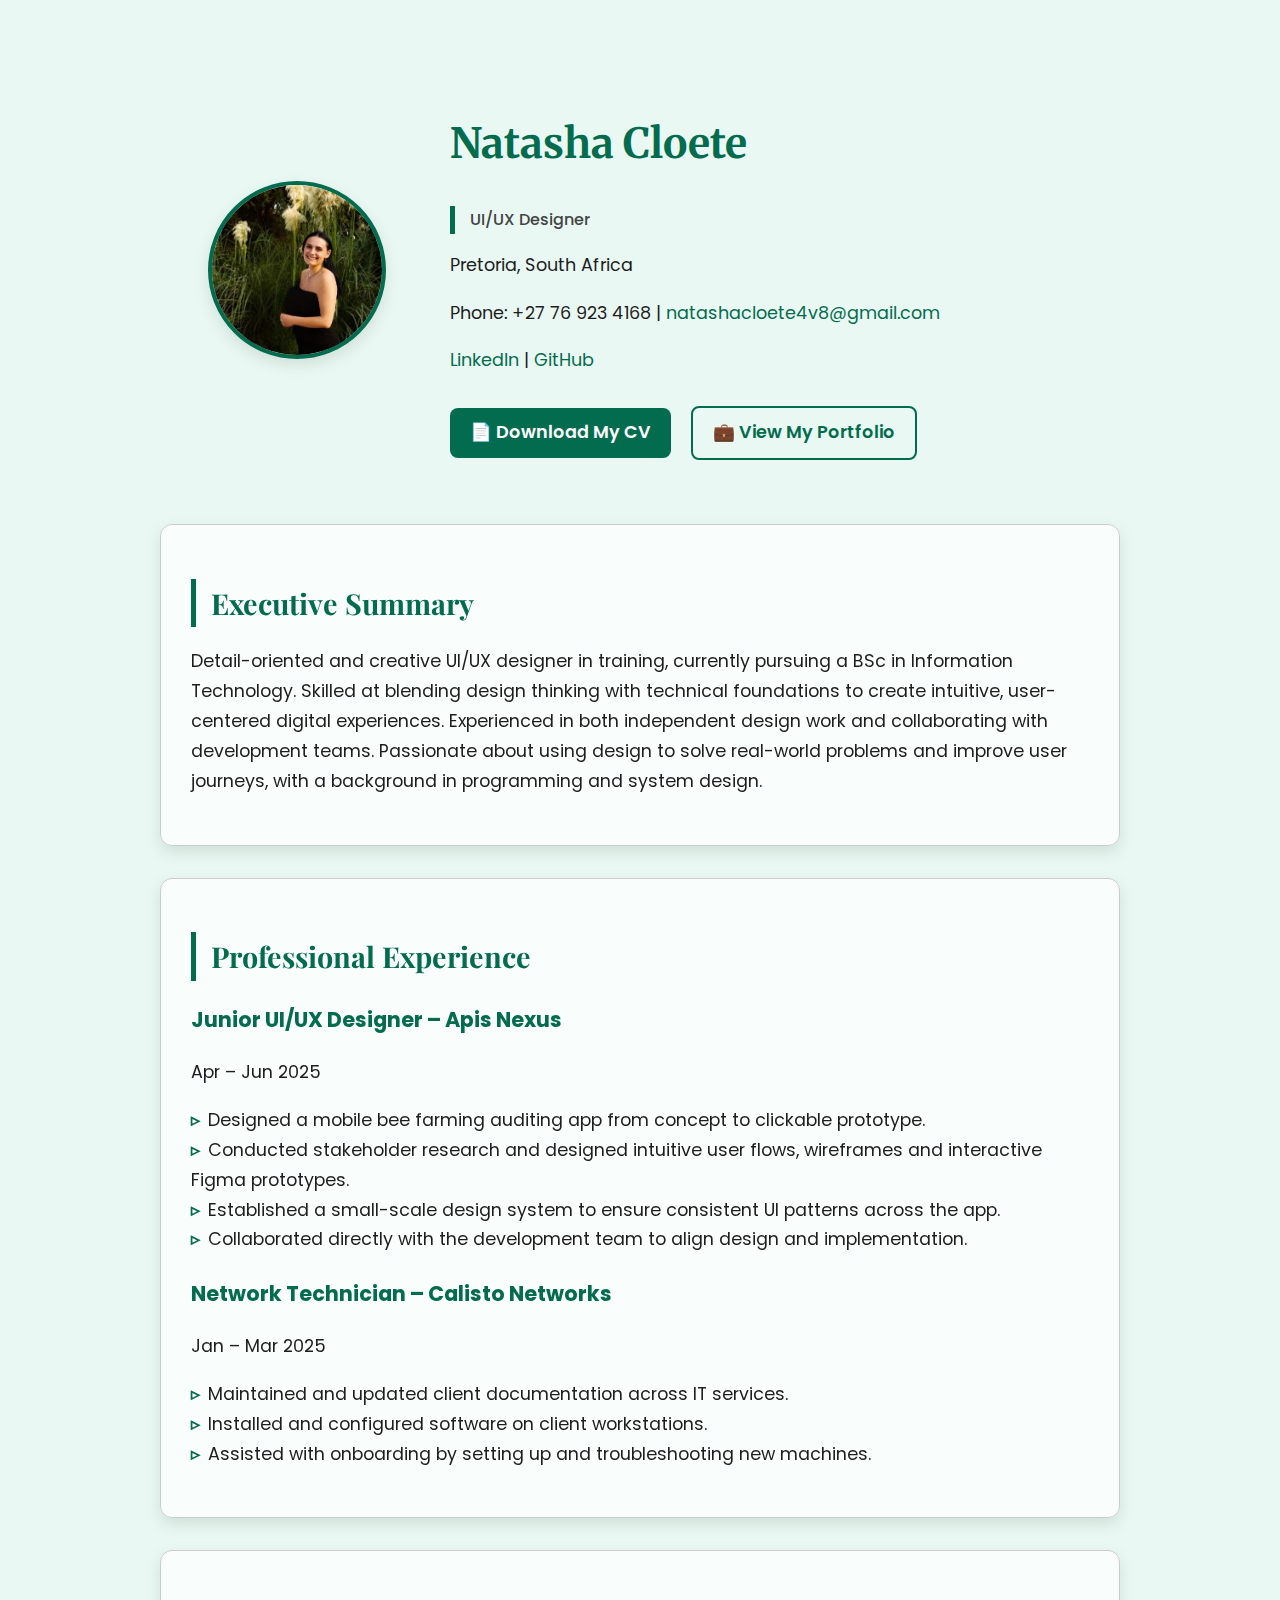
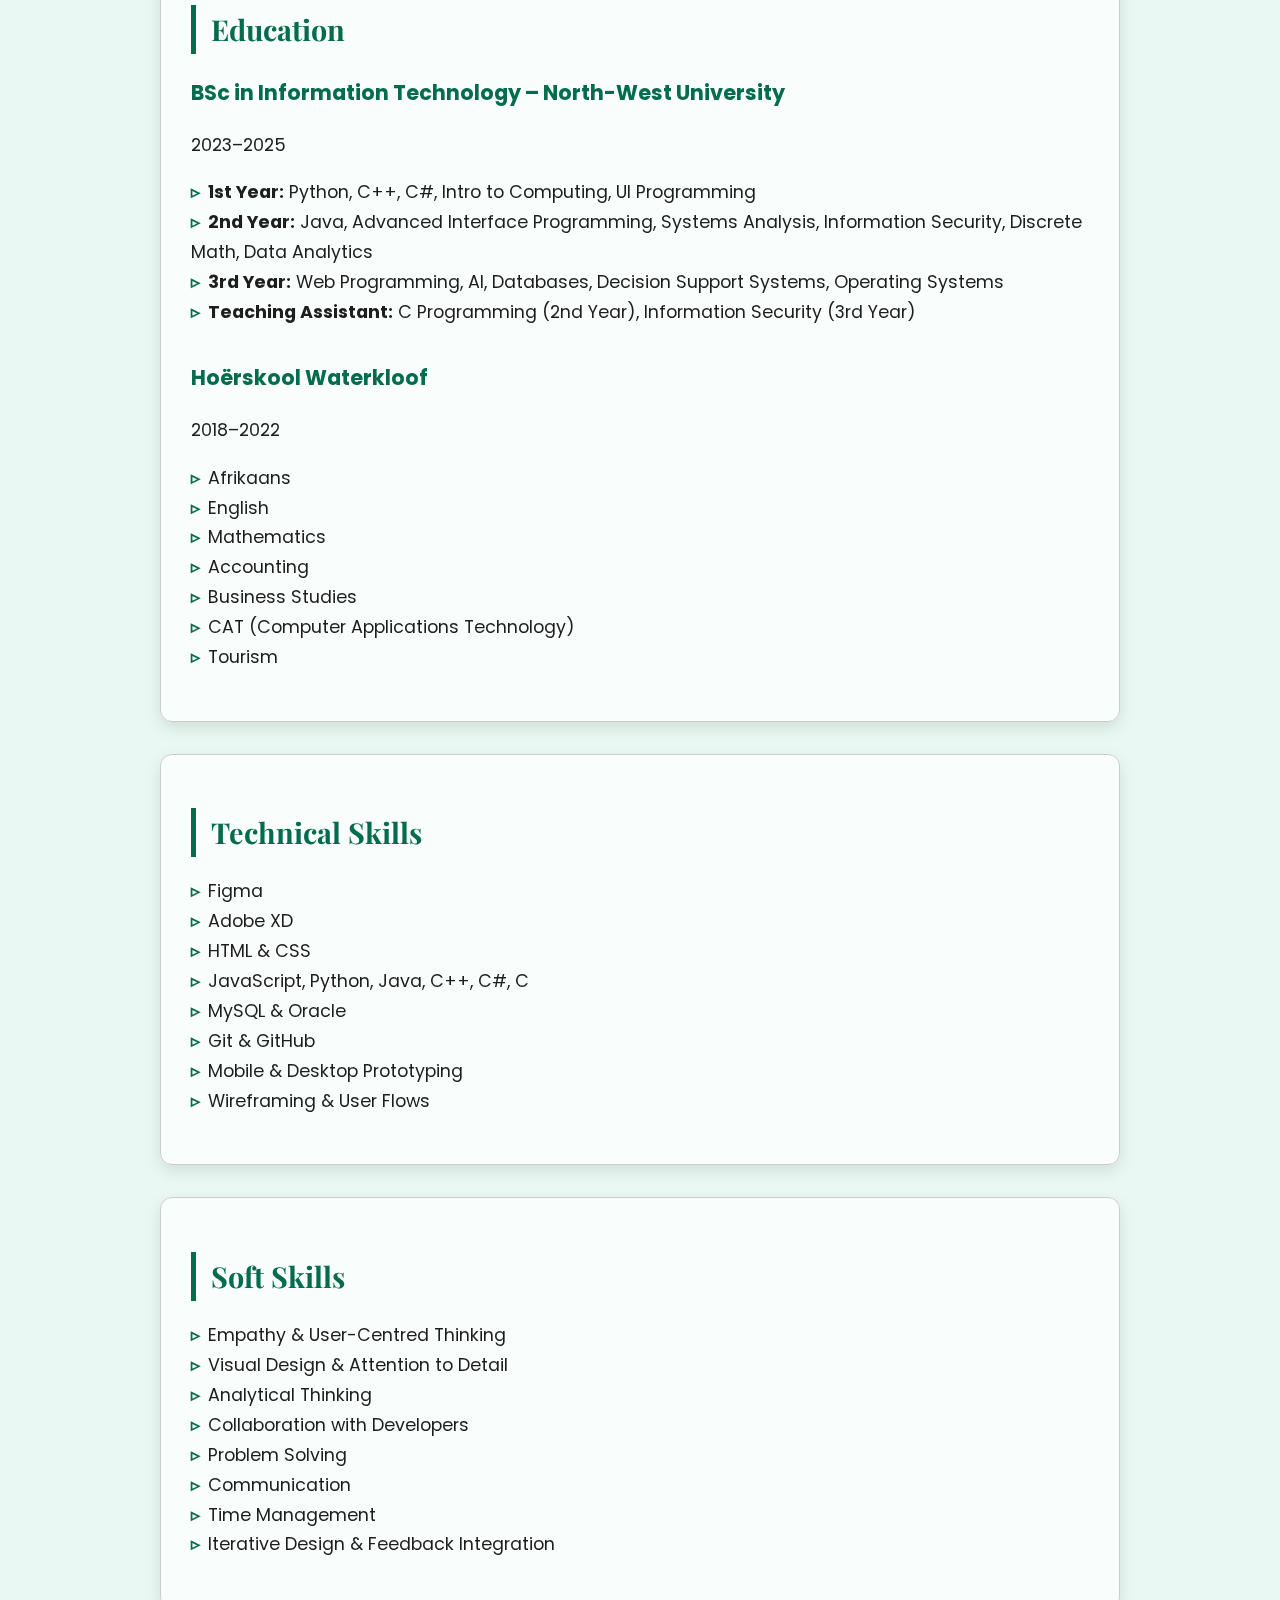
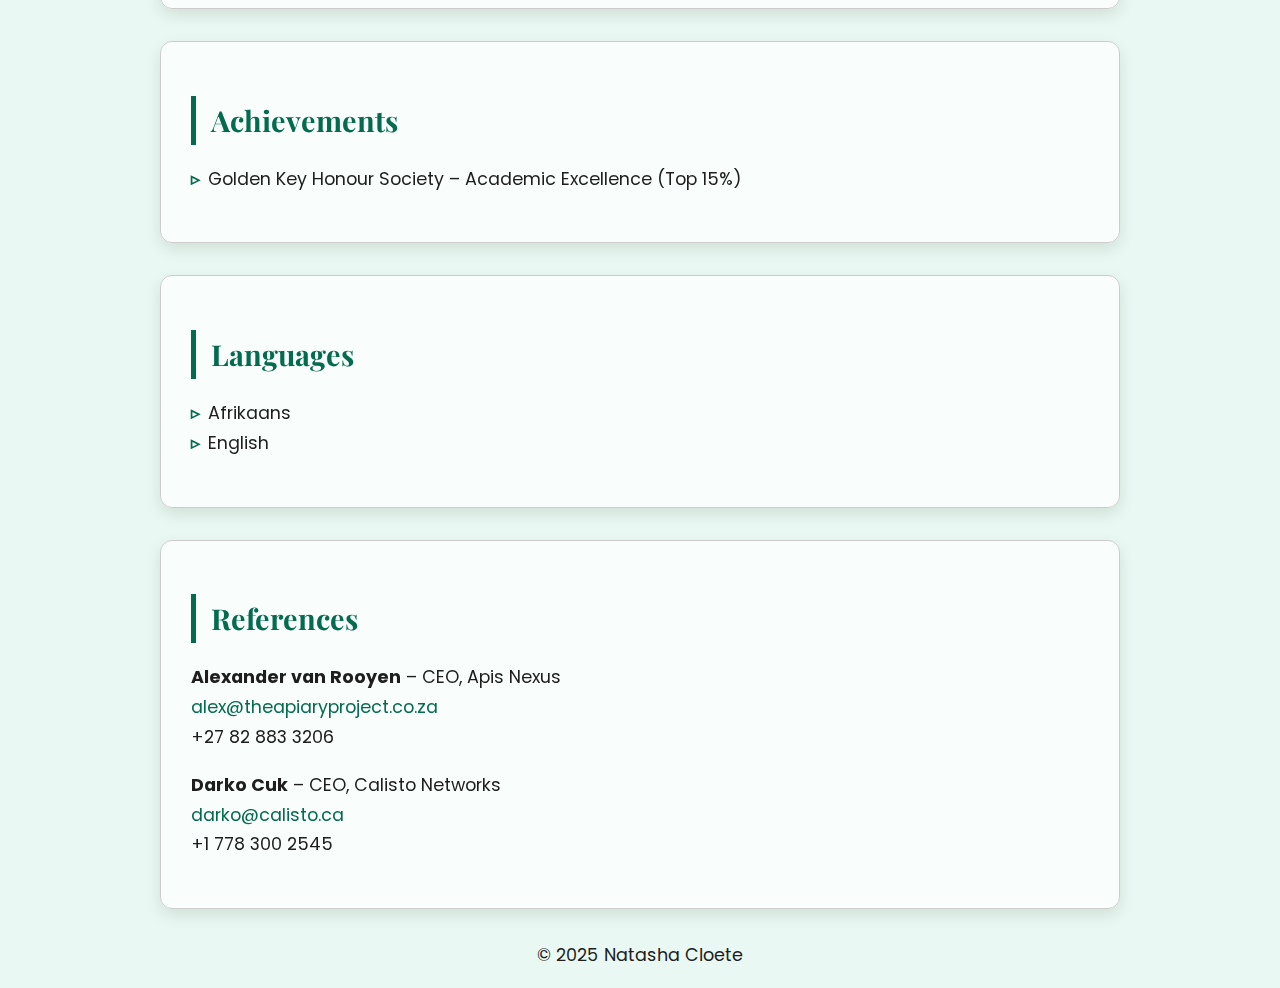
<file: index.html>
<!DOCTYPE html>
<html lang="en">
<head>
  <meta charset="UTF-8" />
  <meta name="viewport" content="width=device-width, initial-scale=1.0"/>
  <title>Natasha Cloete – Resume</title>
  <link rel="stylesheet" href="style.css" />
</head>
<body>

  <!-- Sticky Compact Nav -->
  <nav id="sticky-navbar">
    <span>Natasha Cloete</span>
  </nav>

  <!-- Header Hero Section -->
  <header>
    <div class="profile-header">
      <img src="images/natasha.jpg" alt="Natasha Cloete" class="profile-pic" />
      <div class="profile-text">
        <h1>Natasha Cloete</h1>
        <h2 class="subtitle alt-font">UI/UX Designer</h2>
        <p>Pretoria, South Africa</p>
        <p>Phone: +27 76 923 4168 |
          <a href="mailto:natashacloete4v8@gmail.com">natashacloete4v8@gmail.com</a>
        </p>
        <p>
          <a href="https://www.linkedin.com/in/natasha-cloete-67aa1627a" target="_blank">LinkedIn</a> |
          <a href="https://github.com/NatashaCloete" target="_blank">GitHub</a>
        </p>
        <div class="button-row">
          <a href="natasha-cloete-cv.pdf" class="btn" download>📄 Download My CV</a>
          <a href="portfolio.html" class="btn alt-btn">💼 View My Portfolio</a>
        </div>
      </div>
    </div>
  </header>

  <section>
    <h2>Executive Summary</h2>
    <p>
      Detail-oriented and creative UI/UX designer in training, currently pursuing a BSc in Information Technology. Skilled at blending design thinking with technical foundations to create intuitive, user-centered digital experiences. Experienced in both independent design work and collaborating with development teams. Passionate about using design to solve real-world problems and improve user journeys, with a background in programming and system design.
    </p>
  </section>

  <section>
    <h2>Professional Experience</h2>

    <article>
      <h3>Junior UI/UX Designer – Apis Nexus</h3>
      <p class="date">Apr – Jun 2025</p>
      <ul class="info-list">
        <li>Designed a mobile bee farming auditing app from concept to clickable prototype.</li>
        <li>Conducted stakeholder research and designed intuitive user flows, wireframes and interactive Figma prototypes.</li>
        <li>Established a small-scale design system to ensure consistent UI patterns across the app.</li>
        <li>Collaborated directly with the development team to align design and implementation.</li>
      </ul>
    </article>

    <article>
      <h3>Network Technician – Calisto Networks</h3>
      <p class="date">Jan – Mar 2025</p>
      <ul class="info-list">
        <li>Maintained and updated client documentation across IT services.</li>
        <li>Installed and configured software on client workstations.</li>
        <li>Assisted with onboarding by setting up and troubleshooting new machines.</li>
      </ul>
    </article>
  </section>

  <section>
    <h2>Education</h2>

    <div>
      <h3>BSc in Information Technology – North-West University</h3>
      <p>2023–2025</p>
      <ul class="info-list">
        <li><strong>1st Year:</strong> Python, C++, C#, Intro to Computing, UI Programming</li>
        <li><strong>2nd Year:</strong> Java, Advanced Interface Programming, Systems Analysis, Information Security, Discrete Math, Data Analytics</li>
        <li><strong>3rd Year:</strong> Web Programming, AI, Databases, Decision Support Systems, Operating Systems</li>
        <li><strong>Teaching Assistant:</strong> C Programming (2nd Year), Information Security (3rd Year)</li>
      </ul>
    </div>

    <div style="margin-top: 2rem;">
      <h3>Hoërskool Waterkloof</h3>
      <p>2018–2022</p>
      <ul class="info-list">
        <li>Afrikaans</li>
        <li>English</li>
        <li>Mathematics</li>
        <li>Accounting</li>
        <li>Business Studies</li>
        <li>CAT (Computer Applications Technology)</li>
        <li>Tourism</li>
      </ul>
    </div>
  </section>

  <section>
    <h2>Technical Skills</h2>
    <ul class="skills-list">
      <li>Figma</li>
      <li>Adobe XD</li>
      <li>HTML & CSS</li>
      <li>JavaScript, Python, Java, C++, C#, C</li>
      <li>MySQL & Oracle</li>
      <li>Git & GitHub</li>
      <li>Mobile & Desktop Prototyping</li>
      <li>Wireframing & User Flows</li>
    </ul>
  </section>

  <section>
    <h2>Soft Skills</h2>
    <ul class="skills-list">
      <li>Empathy & User-Centred Thinking</li>
      <li>Visual Design & Attention to Detail</li>
      <li>Analytical Thinking</li>
      <li>Collaboration with Developers</li>
      <li>Problem Solving</li>
      <li>Communication</li>
      <li>Time Management</li>
      <li>Iterative Design & Feedback Integration</li>
    </ul>
  </section>

  <section>
    <h2>Achievements</h2>
    <ul class="info-list">
      <li>Golden Key Honour Society – Academic Excellence (Top 15%)</li>
    </ul>
  </section>

  <section>
    <h2>Languages</h2>
    <ul class="info-list">
      <li>Afrikaans</li>
      <li>English</li>
    </ul>
  </section>

  <section>
    <h2>References</h2>
    <p><strong>Alexander van Rooyen</strong> – CEO, Apis Nexus<br>
      <a href="mailto:alex@theapiaryproject.co.za">alex@theapiaryproject.co.za</a><br>
      +27 82 883 3206
    </p>
    <p><strong>Darko Cuk</strong> – CEO, Calisto Networks<br>
      <a href="mailto:darko@calisto.ca">darko@calisto.ca</a><br>
      +1 778 300 2545
    </p>
  </section>

  <footer>
    <p>© 2025 Natasha Cloete</p>
  </footer>

  <script>
    const observer = new IntersectionObserver(([entry]) => {
      const stickyNav = document.getElementById('sticky-navbar');
      stickyNav.style.display = entry.isIntersecting ? 'none' : 'flex';
    }, { threshold: 0 });

    const mainHeader = document.querySelector('.profile-header');
    observer.observe(mainHeader);
  </script>

</body>
</html>
</file>
<file: style.css>
/* Import Google Fonts */
@import url('https://fonts.googleapis.com/css2?family=Merriweather:wght@600&family=Poppins:wght@400;600&family=Playfair+Display:wght@600&display=swap');

:root {
  --bg: #e9f8f2;
  --card: rgba(255, 255, 255, 0.7);
  --text: #1e1e1e;
  --accent: #046c4e;
  --accent-light: #d1fae5;
  --border: #ccc;
  --glass-blur: blur(6px);
  --shadow: 0 6px 16px rgba(0, 0, 0, 0.1);
}

/* Global Styles */
body {
  font-family: 'Poppins', sans-serif;
  background-color: var(--bg);
  color: var(--text);
  line-height: 1.7;
  font-size: clamp(1rem, 2vw, 1.1rem);
  padding: 0 20px;
  max-width: 960px;
  margin: auto;
}

h1 {
  font-family: 'Merriweather', serif;
  font-size: clamp(2rem, 6vw, 2.6rem);
  color: var(--accent);
}

.subtitle {
  font-family: 'Playfair Display', serif;
  font-size: clamp(1.1rem, 3vw, 1.4rem);
  color: var(--accent);
  font-weight: 500;
  margin-top: -10px;
  margin-bottom: 10px;
}

.subtitle.alt-font {
  font-family: 'Poppins', sans-serif;
  font-size: 1rem;
  color: #444;
  font-weight: 500;
  margin-top: 0;
  margin-bottom: 8px;
}

h2 {
  font-family: 'Playfair Display', serif;
  font-size: clamp(1.4rem, 4vw, 1.8rem);
  color: var(--accent);
  border-left: 5px solid var(--accent);
  padding-left: 15px;
  margin-bottom: 20px;
}

h3 {
  font-size: clamp(1.1rem, 3vw, 1.3rem);
  color: var(--accent);
}

a {
  color: var(--accent);
  text-decoration: none;
}
a:hover {
  text-decoration: underline;
}

/* Sticky compact nav */
#sticky-navbar {
  position: fixed;
  top: 0;
  left: 0;
  right: 0;
  height: 60px;
  background-color: rgba(255, 255, 255, 0.85);
  backdrop-filter: var(--glass-blur);
  display: none;
  justify-content: center;
  align-items: center;
  box-shadow: var(--shadow);
  z-index: 1000;
  border-bottom: 1px solid var(--border);
}
#sticky-navbar span {
  font-family: 'Playfair Display', serif;
  font-size: 1.2rem;
  font-weight: 600;
  color: var(--accent);
}

/* Header */
header {
  background: none;
  border: none;
  box-shadow: none;
  padding: 3rem 1rem 2rem;
  margin-top: 2rem;
  margin-bottom: 2rem;
  max-width: 960px;
  margin-left: auto;
  margin-right: auto;
}

/* Profile layout */
.profile-header {
  display: flex;
  align-items: center;
  justify-content: flex-start;
  gap: 3rem;
  flex-wrap: nowrap;
  padding-left: 2rem;
}

.profile-pic {
  width: 170px;
  height: 170px;
  border-radius: 50%;
  object-fit: cover;
  border: 4px solid var(--accent);
  box-shadow: var(--shadow);
  flex-shrink: 0;
}

.profile-text {
  flex: 1;
  text-align: left;
  min-width: 0;
  padding-left: 1rem;
}

/* Buttons */
.btn {
  display: inline-block;
  background-color: var(--accent);
  color: white;
  padding: 10px 20px;
  border-radius: 8px;
  text-decoration: none;
  font-weight: 600;
  transition: transform 0.2s;
  margin-top: 12px;
}
.btn:hover {
  transform: scale(1.05);
}

/* (Existing) secondary button */
.btn-secondary {
  background-color: transparent;
  color: var(--accent);
  border: 2px solid var(--accent);
  margin-left: 10px;
}
.btn-secondary:hover {
  background-color: var(--accent);
  color: white;
}

/* (NEW) keep old alt-btn working too, for compatibility */
.alt-btn {
  background-color: transparent;
  color: var(--accent);
  border: 2px solid var(--accent);
  margin-left: 10px;
}
.alt-btn:hover {
  background-color: var(--accent);
  color: white;
}

/* (NEW) tidy button row layout */
.button-row {
  display: flex;
  flex-wrap: wrap;
  gap: 10px;
  align-items: center;
}

/* Sections */
section {
  background: var(--card);
  border-radius: 12px;
  padding: 30px;
  margin-bottom: 32px;
  box-shadow: var(--shadow);
  backdrop-filter: var(--glass-blur);
  border: 1px solid var(--border);
}

/* Lists */
ul {
  padding-left: 1.2rem;
}
ul.skills-list,
ul.info-list {
  list-style: none;
  padding-left: 0;
  margin-top: 12px;
}
ul.skills-list li::before,
ul.info-list li::before {
  content: "▹ ";
  color: var(--accent);
  font-weight: bold;
  margin-right: 4px;
}

/* Footer */
footer {
  text-align: center;
  padding: 0;
  border: none;
  background: none;
}

.footer-image {
  width: 100%;
  max-width: 960px;
  height: auto;
  display: block;
  margin: 0 auto;
}

/* ========= PORTFOLIO-SPECIFIC ADDITIONS ========= */

/* Make the “PORTFOLIO” heading look like h1 but in caps */
.all-caps {
  text-transform: uppercase;
  letter-spacing: 0.5px;
  margin-top: 10px;
}

/* Keep the case-study heading consistent with site h2 */
.case-study-heading {
  /* uses the global h2 style; no extra needed here */
}

/* White card wrapper already inherits from `section`; these help center content */
.case-study-wrapper {
  text-align: center; /* helps center inline elements */
}

/* Stack images neatly and center them */
.case-study-images {
  display: flex;
  flex-direction: column;
  align-items: center;
  gap: 20px;
}

/* Prevent huge images; keep them inside the 960px content width */
.case-study-images img {
  width: 100%;
  max-width: 920px; /* slightly inside the card paddings */
  height: auto;
  border-radius: 12px;
  box-shadow: var(--shadow);
}

/* Playable Figma prototype */
.prototype-embed {
  margin: 30px 0;
  width: 100%;
  display: flex;
  justify-content: center;
}

.prototype-embed iframe {
  width: 100%;
  max-width: 920px;
  height: 600px;
  border: none;
  border-radius: 12px;
  box-shadow: var(--shadow);
}

/* Responsive */
@media (max-width: 768px) {
  .profile-header {
    flex-direction: row;
    gap: 1rem;
    align-items: flex-start;
    padding-left: 0;
  }

  .profile-pic {
    width: 130px;
    height: 130px;
  }

  .profile-text {
    font-size: 0.95rem;
  }

  .btn {
    width: auto; /* keep buttons side by side if space allows */
  }

  .case-study-images img {
    max-width: 100%;
  }

  .prototype-embed iframe {
    height: 520px;
  }
}
</file>
